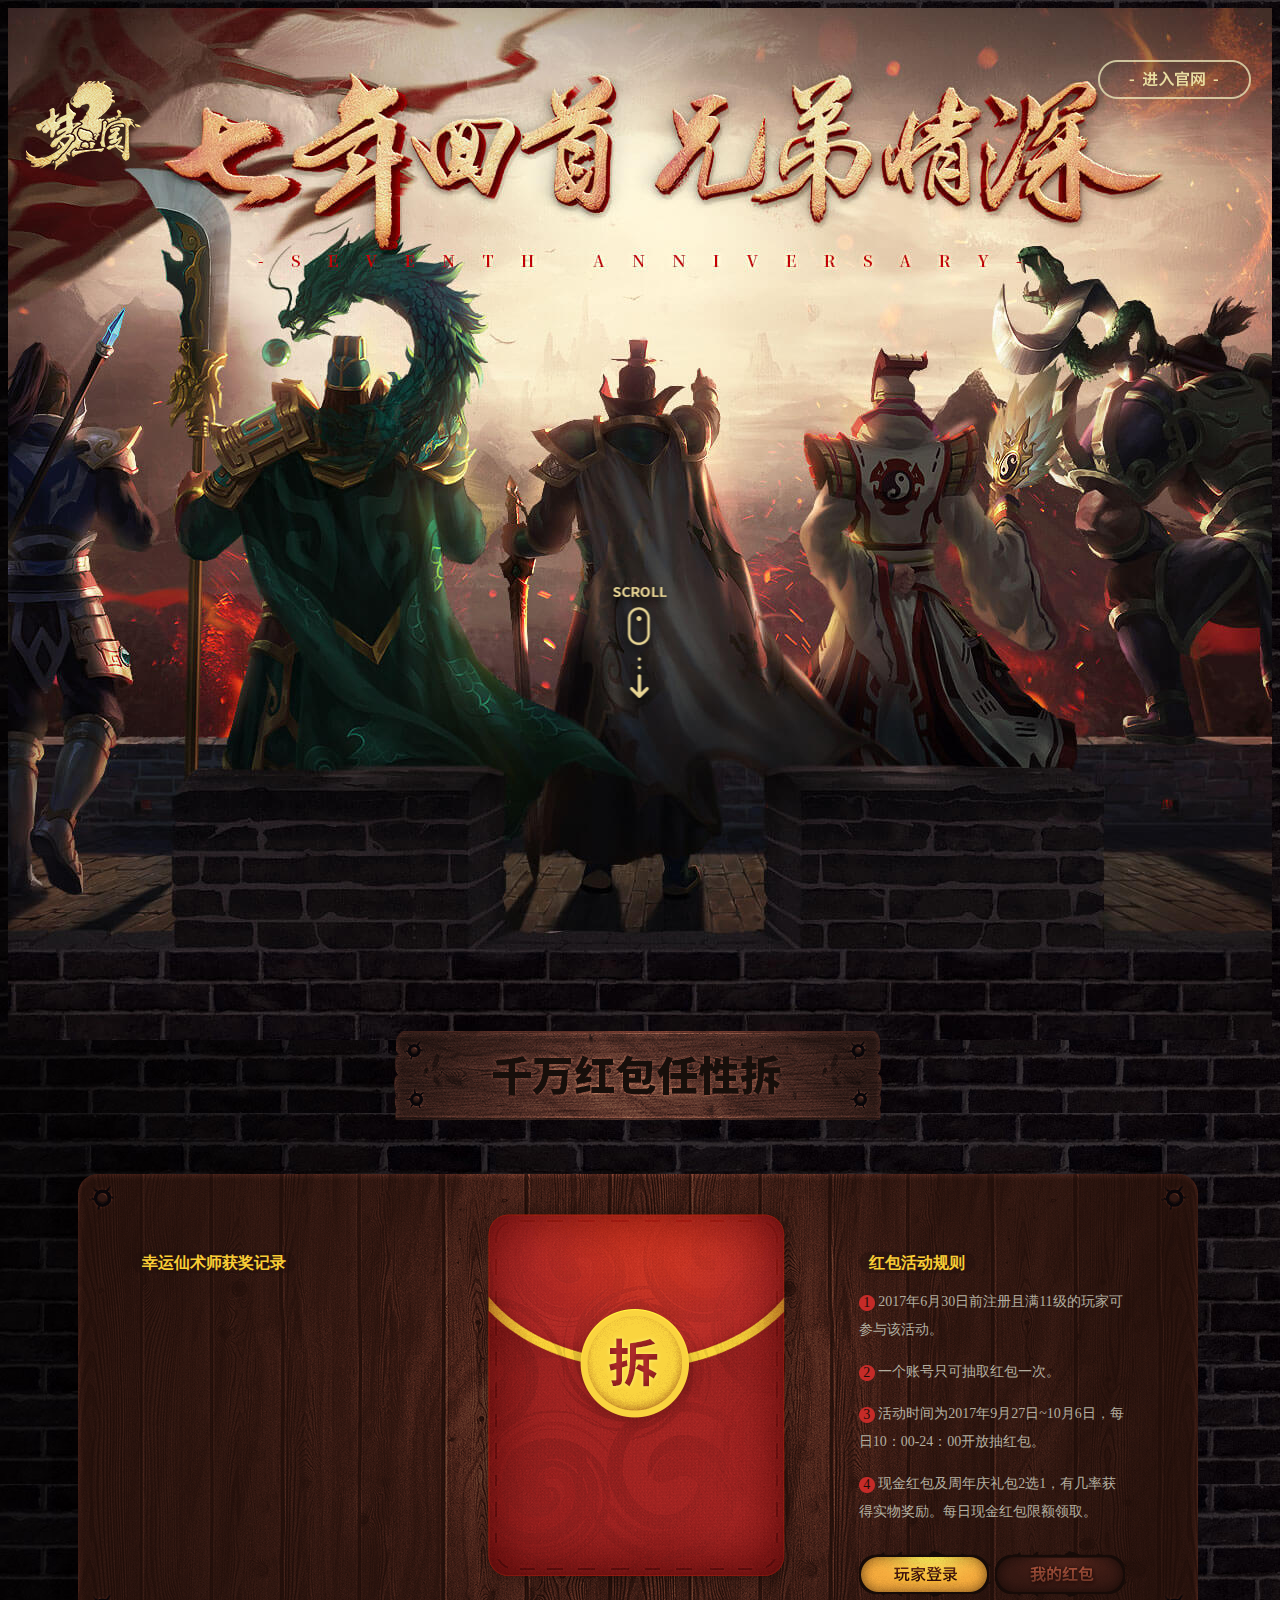
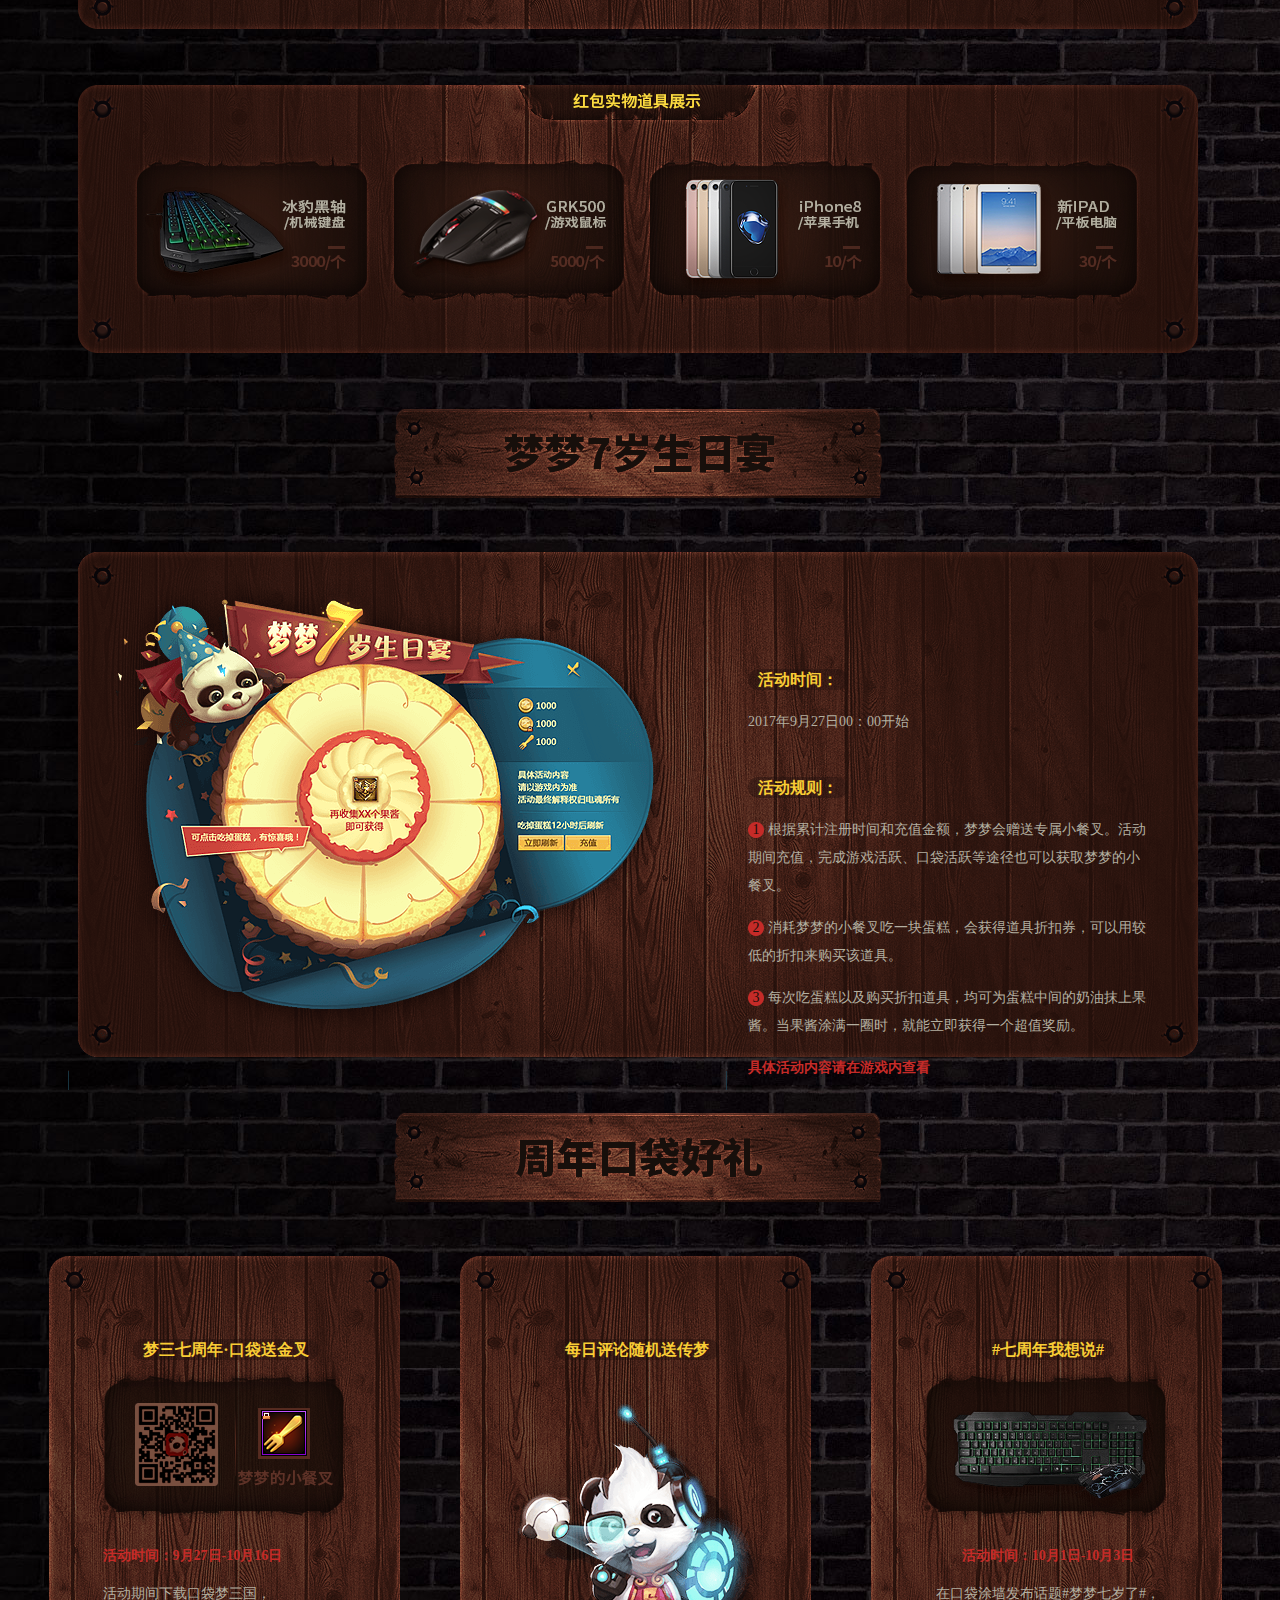
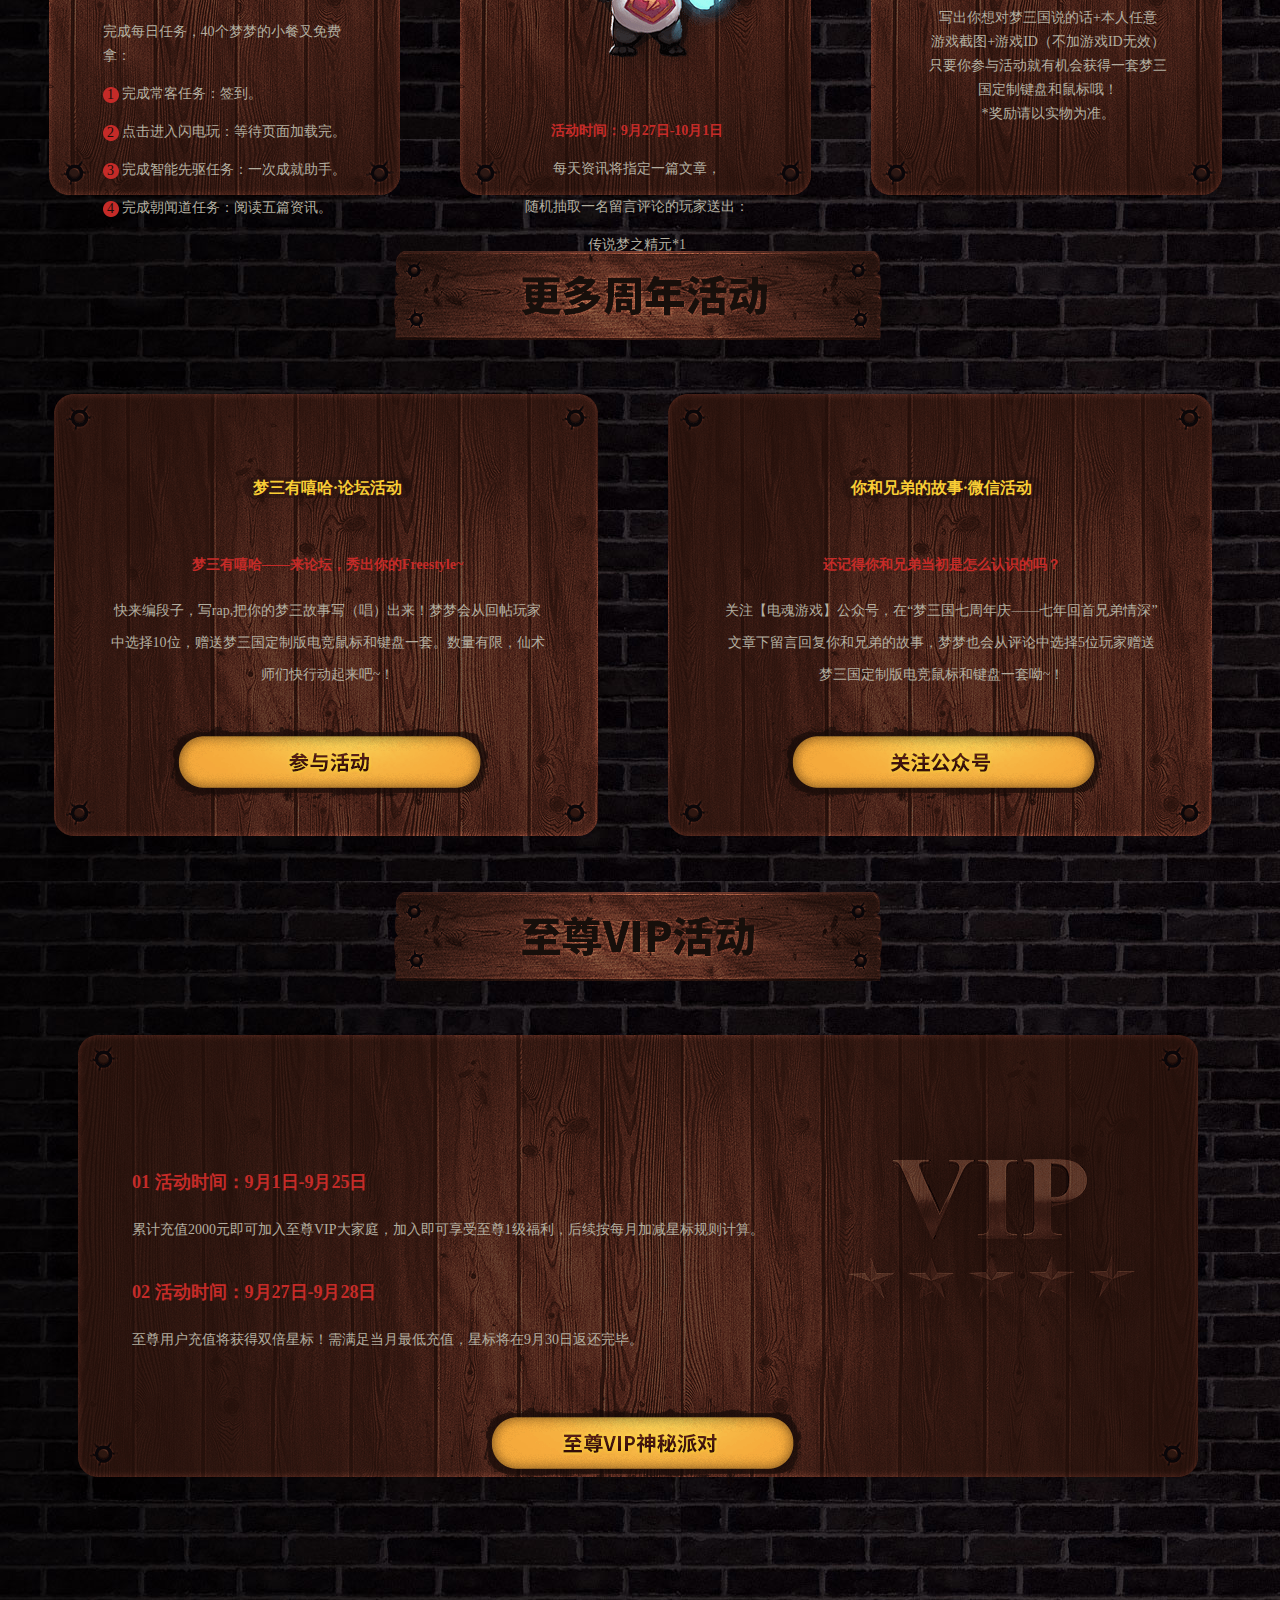
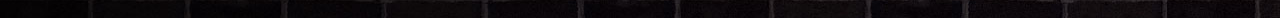
<file: index.html>
<!DOCTYPE html>
<html>
<head>
    <meta charset="UTF-8">
    <meta name="viewport" content="width=device-width, initial-scale=1.0">
    <meta http-equiv="X-UA-Compatible" content="ie=edge">
    <title>七周年庆-《梦三国2》官方网站</title>
    <meta name="Keywords" content="梦三国，梦三国七周年,梦三国官网,梦三国七周年庆,梦三国2，电魂梦三国,梦三国2下载,梦三国2官网,梦三国论坛，梦三国活动" />
    <meta name="Description" content="七年回首，兄弟情深。梦三国七周年庆，千万现金红包、超值游戏奖励免费领取。" />
    <link rel="stylesheet" href="http://static.m3guo.com/m3guo/css/reset.css?v=1">
    <link rel="stylesheet" href="static/css/ui.css">
    <link rel="stylesheet" href="static/css/aniversary.red.css">
</head>
<body>

	<!-- tips容器 -->
	<div id="J-tips" class="topic" style="display: none; z-index:9999">
		<div class="adorn"></div>
		<div class="inner_html"></div>
	</div>
	<!-- end -->	    

    <h1 class="logo" id="logo"><a href="http://www.m3guo.com/v2/" target="_blank"></a></h1>
    <!-- /.logo -->

    <div class="u-btn index"><a href="http://www.m3guo.com/v2/" target="_blank"></a></div>
    <!-- /.link -->

    <div class="scroll-icon"><div class="mark"></div></div>
    <!-- /.scroll-icon -->

    <div class="m-activity">

        <div class="activity-wrap">
            <div class="activity-item act-1">
                <div class="main-title title-1"></div>

                <div class="m-lottery">

                    <div class="lottery-row-item row-1">
                        <div class="wrap">
                            <div class="reward-list lottery-item" style="margin-top: 20px;">
                                <h6><span>幸运仙术师获奖记录</span></h6>

                                <div class="m-list">
                                    <ul></ul>
                                </div>
                            </div>
                            <div class="lottery-wrapper lottery-item">
                                
                                <div class="red"><!-- shake-chunk -->
                                    <div class="red-wrapper"></div>
                                    <button class="redbutton" type="领取红包" id="J-lottery">拆红包</button>
                                </div>

                            </div>
                            <div class="rule lottery-item" style="margin-top: 20px;">
                                <div class="rule-wrapper">
                                    <h6><span>红包活动规则</span></h6>
                                    <div class="txt">
                                        <p><span class="index">1</span>  2017年6月30日前注册且满11级的玩家可参与该活动。</p>
                                        <p><span class="index">2</span>   一个账号只可抽取红包一次。</p>
                                        <p><span class="index">3</span>  活动时间为2017年9月27日~10月6日，每日10：00-24：00开放抽红包。</p>
                                        <p><span class="index">4</span>  现金红包及周年庆礼包2选1，有几率获得实物奖励。每日现金红包限额领取。</p>
                                    </div>

                                    <div class="user-ctrl">
                                        <div class="u-btn login js-login"></div>
                                        <div class="u-btn record js-record"></div>
                                    </div>
                                </div>
                            </div>
                        </div>

                    </div>

                    <div class="lottery-row-item row-2">
                        <div class="sample-list">
                            <div class="sample-item"></div>
                            <div class="sample-item"></div>
                            <div class="sample-item"></div>
                            <div class="sample-item"></div>
                        </div>
                    </div>

                </div>

            </div>
            <!-- /.act-1 -->

            <div class="activity-item act-5">
                <div class="main-title title-5"></div>

                <div class="m-game game-act">
                    <div class="content">
                        <div class="detail">
                            <h6><span>活动时间：</span></h6>
                            <!-- <div class="txt"><p>2017-09-26至2017-10-8</p></div> -->
                            <div class="txt"><p>2017年9月27日00：00开始</p></div> 
                        </div>
                        <div class="detail">
                            <h6><span>活动规则：</span></h6>
                            <div class="txt">
                                <p><span class="index">1</span>  根据累计注册时间和充值金额，梦梦会赠送专属小餐叉。活动期间充值，完成游戏活跃、口袋活跃等途径也可以获取梦梦的小餐叉。</p>
                                <p><span class="index">2</span>  消耗梦梦的小餐叉吃一块蛋糕，会获得道具折扣券，可以用较低的折扣来购买该道具。</p>
                                <p><span class="index">3</span>  每次吃蛋糕以及购买折扣道具，均可为蛋糕中间的奶油抹上果酱。当果酱涂满一圈时，就能立即获得一个超值奖励。</p>
                                <p><b>具体活动内容请在游戏内查看</b></p>
                            </div>                            
                        </div>
                    </div>
                </div>
            </div>
            <!-- /.act-5 -->

            <div class="activity-item act-2">
                <div class="main-title title-2"></div>

                <div class="m-kd">
                    <div class="kd-act-list">
                        <div class="list-item">
                            <div class="content" style="position: relative;">
                                <h6><span>梦三七周年·口袋送金叉</span></h6>
                                <img src="static/images/kd-img-1.png" alt="">
                                <div class="detail" style="text-align: left;">
                                    <p><b>活动时间：9月27日-10月16日</b></p>
                                    <p>活动期间下载口袋梦三国，</p>
                                    <p>完成每日任务，40个梦梦的小餐叉免费拿：</p>
                                    <p><span class="index">1</span>  完成常客任务：签到。</p>
                                    <p><span class="index">2</span>  点击进入闪电玩：等待页面加载完。</p>
                                    <p><span class="index">3</span>  完成智能先驱任务：一次成就助手。</p>
                                    <p><span class="index">4</span>  完成朝闻道任务：阅读五篇资讯。</p>
                                </div>
                                <div class="tip-contianer" data-tip="B1" style="position: absolute;top: 141px;left: 236px;width: 48px;height: 48px;background: #000;opacity: 0;filter: alpha(opacity=0);"></div>
                            </div>
                        </div>
                        <div class="list-item">
                            <div class="content">
                                <h6><span>每日评论随机送传梦</span></h6>
                                <img src="static/images/kd-img-2.png" alt="">
                                <div class="detail">
                                    <p><b>活动时间：9月27日-10月1日</b></p>
                                    <p>每天资讯将指定一篇文章，</p>
                                    <p>随机抽取一名留言评论的玩家送出：</p>
                                    <p>传说梦之精元*1</p>
                                </div>                               
                            </div>                            
                        </div>
                        <div class="list-item">
                            <div class="content">
                                <h6><span>#七周年我想说#</span></h6>
                                <img src="static/images/kd-img-3.png" alt="">
                                <div class="detail">
                                    <p><b>活动时间：10月1日-10月3日</b></p>
                                    <p>在口袋涂墙发布话题#梦梦七岁了#，</br>
                                        写出你想对梦三国说的话+本人任意</br>
                                        游戏截图+游戏ID（不加游戏ID无效）</br>
                                        只要你参与活动就有机会获得一套梦三国定制键盘和鼠标哦！</br>
                                        *奖励请以实物为准。
                                    </p>
                                </div>
                            </div>                            
                        </div>
                    </div>
                </div>
            </div>
            <!-- /.act-2  -->

            <div class="activity-item act-3">
                <div class="main-title title-3"></div>

                <div class="m-anniver-act">
                    <div class="anniver-act-list">
                        <div class="list-item">
                            <div class="content">
                                <h6><span>梦三有嘻哈·论坛活动</span></h6>
                                <div class="detail">
                                    <p><b>梦三有嘻哈——来论坛，秀出你的Freestyle~</b></p>
                                    <p>快来编段子，写rap,把你的梦三故事写（唱）出来！梦梦会从回帖玩家中选择10位，赠送梦三国定制版电竞鼠标和键盘一套。数量有限，仙术师们快行动起来吧~！</p>
                                    <a href="http://bbs.m3guo.com/thread-1981594-1-1.html" target="_blank" class="u-btn link"></a>
                                </div>
                            </div>
                        </div>
                        <div class="list-item">
                            <div class="content">
                                <h6><span>你和兄弟的故事·微信活动</span></h6>
                                <div class="detail">
                                    <p><b>还记得你和兄弟当初是怎么认识的吗？</b></p>
                                    <p>关注【电魂游戏】公众号，在“梦三国七周年庆——七年回首兄弟情深”文章下留言回复你和兄弟的故事，梦梦也会从评论中选择5位玩家赠送梦三国定制版电竞鼠标和键盘一套呦~！</p>
                                    <a href="javascript:void(0);" class="u-btn dh-qr"><div class="qr"></div></a>
                                </div>
                            </div>                            
                        </div>
                    </div>
                </div>
            </div>
            <!-- /.act-3 -->

            <div class="activity-item act-4">
                <div class="main-title title-4"></div>

                <div class="vip-act">
                    <div class="content">
                        <div class="detail">
                            <p><b>01 活动时间：9月1日-9月25日</b></p>
                            <p>累计充值2000元即可加入至尊VIP大家庭，加入即可享受至尊1级福利，后续按每月加减星标规则计算。</p>
                        </div>
                        <div class="detail">
                            <p><b>02 活动时间：9月27日-9月28日</b></p>
                            <p>至尊用户充值将获得双倍星标！需满足当月最低充值，星标将在9月30日返还完毕。</p>                            
                        </div>
                        <a href="http://www.m3guo.com/activity/201709/vip/index.html" target="_blank" class="u-btn vip"></a>
                    </div>
                </div>
            </div>
        </div>

    </div>

    <script src="http://publictop.m3guo.com/headad.js" type="text/javascript" charset="GB2312"></script>
    <script type="text/javascript" src="http://static.m3guo.com/foot/footVb.js"></script>

    
    <script src="http://static.m3guo.com/passport/v1/js/jquery-1.11.0.min.js?v=1" type="text/javascript"></script>
    <script src="static/js/placeholders.jquery.min.js"></script>
    <script src="http://static.m3guo.com/passport/v1/js/msloginV4.js"></script>
    <script src="static/js/anniversary.common.js"></script>
    <script src="static/js/anniversary.pc.js"></script>
    <script src="static/js/tips.js"></script>  
    
	<div style="display: none">
		<script src="http://s46.cnzz.com/stat.php?id=1212180&web_id=1212180" language="JavaScript" charset="gb2312"></script>
		<iframe src="http://tongji.17m3.com/?aid=3900" width="0" height="0" style="border: 0px;"></iframe>
	</div>    

</body>
</html>
</file>
<file: static/css/ui.css>
/**
 * -------------------------
 * UI Window
 * -------------------------
 */
.u-window{
	display:none; 
	position:fixed; 
	z-index:1000; 
	left:0; 
	top:0; 
	overflow:hidden;
	/* border-radius:5px; 
	border:1px solid #ccc; */
	/*box-shadow:0 0 5px #ccc;*/
}
.u-window .header{
	/* height:36px; 
	background:#f2f2f2; 
	color:#333;
	border-bottom:1px solid #ccc;  */
}
.u-window .header > .title{
	/* line-height:36px; 
	font-size:14px; 
	text-indent:12px; */
}
.u-window .header > .close{
	position:absolute; 
	right:25px;
	top:25px; 
	border:none;
	background:transparent; 
	width:42px; 
	height:42px; 
	cursor:pointer;
	font-size:0;
	color:transparent;
	background: url(../images/ui-close.png) no-repeat;
	transition: all .4s;
}

.u-window .header > .close:hover{
	transform: rotate(180deg);
}

.u-window .body{
	/* padding:14px;  */
	/* background:#fff; */
}

/* ------------
 * UI Toast
 * ------------ */
 
.u-toast {
    display:none;
    position:fixed;
    _position:absolute;
    left:0;
    top:50px;
    text-align:center;
    width:100%;
    z-index:10000;
}

.u-toast div {
    display:inline-block;
    *display:inline; zoom:1;
    font-size:12px;
    line-height:20px;
    padding:5px 20px;
    color:#fff;
}

.u-toast .success {background-color:#69af01;}
.u-toast .error {background-color:#f77e7e;}
.u-toast .info {background-color:#5bc0de;}
.u-toast .warn{background-color:#f0ad4e;}

.topic {
  background: #333;
  background: rgba(0, 0, 0, 0.8);
  color: #fff;
  padding: 5px;
  position: absolute;
  top: 100px;
  left: 200px; }

.topic .adorn {
  width: 7px;
  height: 11px;
  overflow: hidden;
  position: absolute;
  bottom: 15px;
  left: -7px; }

.topic .adorn_r {
  width: 7px;
  height: 11px;
  overflow: hidden;
  position: absolute;
  bottom: 15px;
  right: -7px; }

.topic .inner_html {
  line-height: 20px;
  font-size: 12px;
  color: #fff;
  font-family: arial; }

.topic .inner_html a {
  color: #fff;
  font-weight: bold;
  text-decoration: none;
  border-bottom: 1px dotted #990000; }

.topic .inner_html a:hover {
  border-bottom: 2px solid #990000; }

.topic {
  color: #00ff00; }
  .topic .itemDesc {
    width: 260px;
    margin-top: 10px;
    color: #a1e5ff; }
  .topic .type2 {
    color: #fff; }
  .topic .type3 {
    margin-bottom: 10px; }
  .topic .green,
  .topic .strength,
  .topic .agility,
  .topic .mentality,
  .topic .iniMovementSpeed,
  .topic .healthPoint,
  .topic .manaPerSecond,
  .topic .skillStats,
  .integralAddition,
  .topic .smPerSecond,
  .fightingCapAdd {
    color: #00ff00; }
  .topic .skillAdd1 {
    margin-top: 10px; }
  .topic .skillAdd1,
  .topic .skillAdd2 {
    width: 260px; }
    .topic .skillAdd1,
    .topic .skillAdd2 {
      color: #0088ff; }
  .topic .purple {
    color: #9205EA; }
  .topic .gold,
  .topic .type3 {
    color: #FFCC11; }
  .topic .dGold {
    color: #dd9955; }
  .topic .orange,
  .topic .magicValue {
    color: #FF8800; }
  .topic .blue {
    color: #0088ff; }

.u-loading{
	 display: none; 
	position: fixed;
	top: 50%;
	left: 50%;
	margin-top: -40px;
	margin-left: -70px;
	z-index: 9999;
}

.u-loading .content{
	width: 140px;
	padding-top: 25px;
	padding-bottom: 5px;
	margin: 5px auto;
	font-size: 12px;
	color: #fff;
	text-align: center;
	background-image: url(../images/loading.gif);
	background-repeat: no-repeat;
	background-position: top center;
	background-color: #333;
	background-color: rgba(0,0,0,.6);
	border-radius: 5px;
}
</file>
<file: static/css/aniversary.red.css>
body{
  background: url(../images/bg-wall.jpg) repeat-y;
  font-family: "Microsoft Yahei";
}

.u-mask{
    display: none;
    background: #000;
    position: fixed;
    _position: absolute;
    top: 0px;
    filter: Alpha(Opacity=88);
    opacity: 0.88;
    width: 100%;
    z-index: 3;
    height: 100%;
    _height: 3540px;    
}

.u-btn{
  cursor: pointer;
}

.u-btn.dismiss,
.u-btn.disable{
    -webkit-filter: grayscale(100%);
    -moz-filter: grayscale(100%);
    -ms-filter: grayscale(100%);
    -o-filter: grayscale(100%);
    
    filter: grayscale(100%);
	
    filter: gray;  
}

span.index{
  display: inline-block;
  width: 16px;
  height: 16px;
  line-height: 16px;
  background: url(../images/bg-index.png);
  text-align: center;
  color: #1a0d09;
  vertical-align: middle;
}

.logo{
    position: absolute;
    left: 2%;
    top: 60px;
    width: 118px;
    height: 94px;
    z-index: 6;
}

.logo a{
    display: block;
    width: 118px;
    height: 94px;
    background: url(../images/logo.png) center no-repeat;
    transition: all 0.3s;
}

.logo a:hover{
    opacity: 0.75;
}

.u-btn.index{
    position: absolute;
    right: 2%;
    top: 60px;
    width: 156px;
    height: 37px;
    z-index: 6;
}

.u-btn.index a{
    display: block;
    width: 153px;
    height: 39px;
    background: url(../images/btn-index.png) center no-repeat;
    transition: all 0.3s;
}

.u-btn.index a:hover{
    opacity: 0.75;
}

.scroll-icon{
  display: none\0;
  position: absolute;
  top: 580px;
  left: 50%;
  height: 55px;
  width: 55px;
  margin-left: -27px;
  padding: 20px 0 60px;
  background: url(../images/bg-scroll.png) center no-repeat;
  animation: moveUp 2.2s infinite cubic-bezier(0.65, 0.05, 0.36, 1);
}

@-webkit-keyframes moveUp {
  0% {
    -webkit-transform: translateY(-20%);
    transform: translateY(-20%);
    opacity: 0; }
  50% {
    -webkit-transform: translateY(0%);
    transform: translateY(0%);
    opacity: 1; }
  100% {
    -webkit-transform: translateY(20%);
    transform: translateY(20%);
    opacity: 0; } }


@keyframes scroll-icon {
    0% { transform: translateY(-15px); opacity: 0; }
   30%, 70% { opacity: 1; }
  100% { transform: translateY(15px); opacity: 0; }
}

.m-activity{
  padding-top: 1000px;
  padding-bottom: 100px;
  background: url(../images/bg-top.jpg) top center no-repeat;
}

.activity-wrap{
  width: 1235px;
  margin: 0 auto;
}

.main-title{
  width: 542px;
  height: 143px;
  margin: 0 auto;  
}

.main-title.title-1{background-image: url(../images/title-1.png);}
.main-title.title-2{background-image: url(../images/title-2.png);}
.main-title.title-3{background-image: url(../images/title-3.png);}
.main-title.title-4{background-image: url(../images/title-4.png);}
.main-title.title-5{background-image: url(../images/title-5.png);}

.m-lottery .lottery-item{
  float: left;
  width: 33.3%;
  vertical-align: middle;
}

.red {
	width: 333px;
	padding-top: 399px;
  position: relative;
}
.red>.red-wrapper {
	width: 100%;
	height: 100%;
  background-size: 100%;
  background-image: url(../images/red.png);
	background-position: center;
	background-repeat: no-repeat;
	top: 0;
	left: 0;
  position: absolute;
}
.red>button {
	position: absolute;
	top: 103px;
	left: 50%;
	width: 138px;
  height: 138px;
  margin-left: -69px;
  background-color: transparent;
  background-image: url(../images/red-btn.png);
	background-position: center;
  background-repeat: no-repeat;
  border: none;
  outline: none;
  color: transparent;
  cursor: pointer;
  font-size: 0;
}
.red-jg {
	display: none;
	position:absolute;
	top: 40%;
	text-align: center;
	padding: 10px;
}
.red-jg>h1 {
	font-size: 20px;
	color: #ffc000;
	line-height: 40px;
}
.red-jg>h5 {
	color: #fff;
}

.m-lottery .row-1{
  width: 1176px;
  height: 511px;
  margin: 0 auto;
  background: url(../images/red-row-1.png);
}

.lottery-row-item.row-1 .wrap{
  padding: 45px 80px;
}

h6{ 
  color: #f9cd35;
  font-size: 16px;
  font-weight: 700;
  margin-bottom: 5px;  
}

h6 span{
  padding: 2px 10px;
  background: rgba(33,16,12,.4);
  border-radius: 10px;
}

.reward-list li{
  line-height: 1.5em;
  margin-bottom: 5px;
  color: #b3afa0;
  font-size: 14px;
}

.reward-list .item-name{
  color: #c52b28;
}

.shake-chunk{
  animation-name: shake-chunk;
  animation-duration: 4s;
  animation-timing-function: ease-in-out;
  animation-iteration-count: 1;     
}

@keyframes shake-chunk {
  2% {
    transform: translate(-10px, -2px) rotate(8deg); }
  4% {
    transform: translate(5px, 12px) rotate(10deg); }
  6% {
    transform: translate(6px, 6px) rotate(0deg); }
  8% {
    transform: translate(-13px, -12px) rotate(-6deg); }
  10% {
    transform: translate(15px, 11px) rotate(15deg); }
  12% {
    transform: translate(-4px, -8px) rotate(2deg); }
  14% {
    transform: translate(0px, -11px) rotate(2deg); }
  16% {
    transform: translate(10px, 8px) rotate(9deg); }
  18% {
    transform: translate(3px, 12px) rotate(15deg); }
  20% {
    transform: translate(7px, 1px) rotate(10deg); }
  22% {
    transform: translate(10px, 15px) rotate(-13deg); }
  24% {
    transform: translate(3px, 5px) rotate(12deg); }
  26% {
    transform: translate(-5px, -11px) rotate(-11deg); }
  28% {
    transform: translate(11px, 11px) rotate(3deg); }
  30% {
    transform: translate(-3px, -1px) rotate(-6deg); }
  32% {
    transform: translate(11px, 5px) rotate(14deg); }
  34% {
    transform: translate(-11px, -7px) rotate(-2deg); }
  36% {
    transform: translate(3px, 6px) rotate(-14deg); }
  38% {
    transform: translate(10px, 11px) rotate(-5deg); }
  0%, 40%, 100% {
    transform: translate(0, 0) rotate(0); } }


.rule-wrapper{
  padding-left: 50px;
}

.rule .txt{
  width: 270px;
  line-height: 2em;
  margin-bottom: 25px;
  color: #b3afa0;
  font-size: 14px;
}

.user-ctrl .u-btn{
  display: inline-block;
  width: 132px;
  height: 46px;
}

.u-btn.login{
  background-image: url(../images/btn-login.png);
}

.u-btn.record{
  background-image: url(../images/btn-record.png);
}

.u-btn.logout{
  background-image: url(../images/btn-logout.png);
}

.rule .welcome,
.welcome a{
  font-size: 14px;
  color: #b3afa0;
}

.rule .welcome{
  margin-bottom: 10px;
}

.lottery-row-item.row-2{
  width: 1176px;
  height: 324px;
  margin: 0 auto;
  background: url(../images/red-row-2.png);
}

.sample-list{
  text-align: center;
}

.sample-list .item{
  display: inline-block;

  vertical-align: middle;
}

/* kd-act */
.kd-act-list{

}

.kd-act-list .list-item{
  display: inline-block;
  width: 407px;
  height: 595px;
  background: url(../images/kd-panel.png);
  vertical-align: middle;
}

.kd-act-list .list-item .content{
  padding: 70px 0;
}

.kd-act-list .content{
  text-align: center;
}

.kd-act-list .content img{
  text-align: center;
}

.kd-act-list .detail{
  padding: 0 80px;
  line-height: 24px;
  font-size: 14px;
  color: #b3afa0;
}

.kd-act-list .detail b{
  color: #c52b28;
}

/* anniver-act */
.anniver-act-list .list-item{
  display: inline-block;
  width: 600px;
  height: 498px;
  margin: 0 5px;
  background: url(../images/anniver-panel.png);
  vertical-align: middle;  
}

.anniver-act-list .list-item .content{
  padding: 70px 0;
}

.anniver-act-list h6{
  margin-bottom: 50px;
}

.anniver-act-list .content{
  text-align: center;
}

.anniver-act-list .detail{
  padding: 0 80px;
  line-height: 32px;
  font-size: 14px;
  color: #b3afa0;
}

.anniver-act-list .detail b{
  color: #c52b28;
}

.anniver-act-list .u-btn{
  display: block;
  width: 343px;
  height: 109px;
  margin: 0 auto;
}

.anniver-act-list .u-btn.link{
  background-image: url(../images/btn-link-1.png);
}

.anniver-act-list .u-btn.dh-qr{
  position: relative;
  background-image: url(../images/btn-qr.png);
}

.u-btn.dh-qr .qr{
  display: none;
  position: absolute;
  left: 50%;
  top: 175px;
  width: 171px;
  height: 201px;
  margin-left: -85px;
  background: url(../images/qr-pc.png);
  transition: all 0.3s;
}

.u-btn.dh-qr:hover .qr{
  display: block;
  top: -175px;
}

/* vip-act */
.vip-act{
  width: 1176px;
  height: 498px;
  margin: 0 auto;
  background: url(../images/vip-panel.png);
}

.vip-act .content{
  padding-top: 140px;
}

.vip-act .detail{
  padding: 0 80px;
  margin-bottom: 30px;
  line-height: 32px;
  font-size: 14px;
  color: #b3afa0;
}

.vip-act .detail b{
  color: #c52b28;
  font-weight: 700;
  font-size: 18px;
}

.vip-act .u-btn{
  display: block;
  width: 343px;
  height: 109px;
  margin: 0 auto;
  background: url(../images/btn-vip.png);
}

/* game-act */
.game-act{
  width: 1176px;
  height: 561px;
  margin: 0 auto;
  background: url(../images/game-panel.png);
}

.game-act .content{
  float: right;  
  padding-top: 100px;
}

.game-act .detail{
  width: 400px;
  padding: 0 80px;
  margin-bottom: 30px;
  line-height: 28px;
  font-size: 14px;
  color: #b3afa0;
}

.game-act .detail b{
  color: #c52b28;
}

/*  windows ui  */
.u-window .title{
  padding-top: 60px;
  color: #f2ff28;
  font-size: 50px;
  font-weight: 700;
  text-align: center;
}

.u-window.reward-toast{
  width: 899px;
  height: 602px;
  background: url(../images/ui-bg-result.png) no-repeat;
}

.reward-toast .reward-view{
  text-align: center;
}

.reward-view{
  margin-bottom: 40px;
}

.reward-view li{
  display: inline-block;
  vertical-align: top;
}

.reward-view .item-detail{
  position: relative;
  width: 221px;
  height: 221px;
  text-align: center;
  background: url(../images/item-container.png) no-repeat;
}

.reward-view .item-pic{
  position: relative;
  top: 75px;
  width: 48px;
  height: 48px;
  margin: 0 auto;
  background: url(../images/gift/1-1.png);  
}

.reward-view .item-pic.redPack{
  position: relative;
  top: 60px;
  width: 73px;
  height: 94px;
  margin: 0 auto;
  background: url(../images/gift/red-pack.png);
}

.reward-view .item-detail img{
  padding-top: 60px;
}

.reward-view .item-name{
  position: absolute;
  width: 100%;
  left: 0;
  bottom: 50px;
  text-align: center;
  color: #a11d1d;
  font-size: 14px;
}

.reward-view .money .item-name{
  bottom: 75px;
  font-size: 18px;
  font-weight: 700;
  color: #ffe828;
}

.u-window .check-box{
  position: relative;
  width: 29px;
  height: 29px;
  margin: 0 auto;
  background: url(../images/ui-box.png) no-repeat;
  cursor: pointer;
}

.check-box i{
  position: absolute;
  display: block;
  width: 29px;
  height: 26px;
  top: -5px;
  left: 5px;
}

.check-box i.on{
  animation: check-on 300ms steps(9) 1 forwards;
  background-position:0px -234px;\0; 
	background-image: url(../images/ani-crect.png);	
}

@keyframes check-on {
  0% {background-position:0px 0;}
  100% {background-position:0px -234px;}
}


.reward-view .u-btn.adress{
  width: 126px;
  height: 32px;
  margin: 0 auto;
  background: url(../images/btn-adress.png) no-repeat;
  cursor: pointer; 
}

.u-window .notice{
  text-align: center;
  font-size: 20px;
  color: #000;
  font-weight: 700;
}

.u-window .u-btn.submit,
.u-window .adress{
  display: block;
  width: 345px;
  height: 50px;
  line-height: 50px;
  margin: 35px auto 0;
  background: #ffe828;
  font-size: 24px;
  font-weight: 700;
  color: #290000;
  text-align: center;
  border: none;
  border-radius: 8px;
  outline: none;
}

/* window area */
.u-window.ui-area{
  width: 589px;
  height: 602px;
  background: url(../images/ui-bg-adress.png) no-repeat;
}

.ui-area .body{
  padding: 0 105px;
}

.u-area{
  margin-top: 90px;
}

.ui-area .err{
  margin-bottom: 10px;
  text-align: center;
  color: #fff;
}

.u-select{
	position: relative;
	width: 100%;
  height: 38px;
  margin-bottom: 15px;
  font-size: 14px;
	color: #2a2938;
	background-color: #e8ba06;;
	background-image: url(../images/bg-area.jpg);
	background-position: right center;
	background-repeat: no-repeat;
	text-align: center;
	cursor: pointer;
}

.u-select .now{
	line-height: 38px;
}

.u-select .u-list{
	display: none;
	position: absolute;
	top: 40px;
	left: 0;
	width: 100%;
}

.u-list li{
	line-height: 30px;
	background: #e8bb06;
	cursor: pointer;
}

.u-select a{
  color: #2a2938;
}

.u-list li:hover{
	background: #eec729;
}

.u-window.ui-area .nickname{
  margin-bottom: 15px;
  font-size: 14px;
  font-weight: 400;
}

/* window adress */
.u-window.ui-adress{
  width: 589px;
  height: 602px;
  background: url(../images/ui-bg-adress.png) no-repeat;
}

.ui-adress .body{
  padding: 0 105px;
}

.ui-adress .title{
  padding: 72px 105px 0;
  margin-bottom: 10px;
  text-align: left;
}

.ui-adress .notice{
  font-size: 18px;
}

.ui-adress .adress-form{
  margin-top: 25px;
}

.adress-form .form-row{
  margin-bottom: 10px;
  padding: 0 10px;
  background: #500000;
  border-radius: 6px;
}

.adress-form input{
  display: block;
  border: none;
  width: 100%;
  height: 16px;
  padding: 8px 0;
  font-size: 14px;
  text-align: center;
  color: #a51c1c;
  background: #500000; 
  outline: none;
  text-align: left;
}

.adress-form input::-webkit-input-placeholder {color: #a51c1c;}
.adress-form input:-moz-placeholder {color: #a51c1c;}
.adress-form input::-moz-placeholder {color: #a51c1c;}
.adress-form input:-ms-input-placeholder {color: #a51c1c;}

.ui-adress .u-btn.submit{
  width: 100%;
}

.ui-record.type-1{
  width: 751px;
  height: 415px;
  background: url(../images/ui-bg-redetail.png) no-repeat;  
}

.ui-record.type-1 .notice{
  margin: 0 100px;
  font-size: 18px;
  text-align: left;
}

.ui-record.type-1 .title{
  margin-bottom: 30px;
}

.ui-record.type-1 .gift-item{
  width: 470px;
  height: 45px;
  line-height: 45px;
  margin: 0 auto 20px;
  background: #500000;
  text-align: center;
  color: #ffe828;
  font-size: 20px;
  font-weight: 700;
}

.ui-record.type-2{
  width: 899px;
  height: 415px;
  background: url(../images/ui-bg-record.png) no-repeat;  
}

.ui-record.type-2 .title{
  margin-bottom: 25px;
}

.ui-record.type-2 .notice{
  margin-bottom: 30px;
}

.ui-record.type-2 .gift-list{
  position: relative;
  height: 45px;
  margin: 0 100px 20px;
}

.ui-record.type-2 .gift-item{
  display: inline-block;
}

.ui-record.type-2 .item-name{
  display: inline-block;
  line-height: 45px;
  padding: 0 20px;
  background: #500000;
  text-align: center;
  color: #ffe828;
  font-size: 20px;
  font-weight: 700;
  vertical-align: middle;  
}

.ui-record.type-2 .item-name.goods{
  min-width: 395px;
  padding-left: 50px;
  text-align: left;
}

.ui-record.type-2 .check-box{
  display: inline-block;
  vertical-align: middle;
}

.ui-record.type-2 .u-btn.submit,
.ui-record.type-2 .u-btn.adress{
  float: right;
  width: 188px;
  height: 45px;
  line-height: 45px;
  margin-top: 0;
  font-size: 18px;
}
</file>
